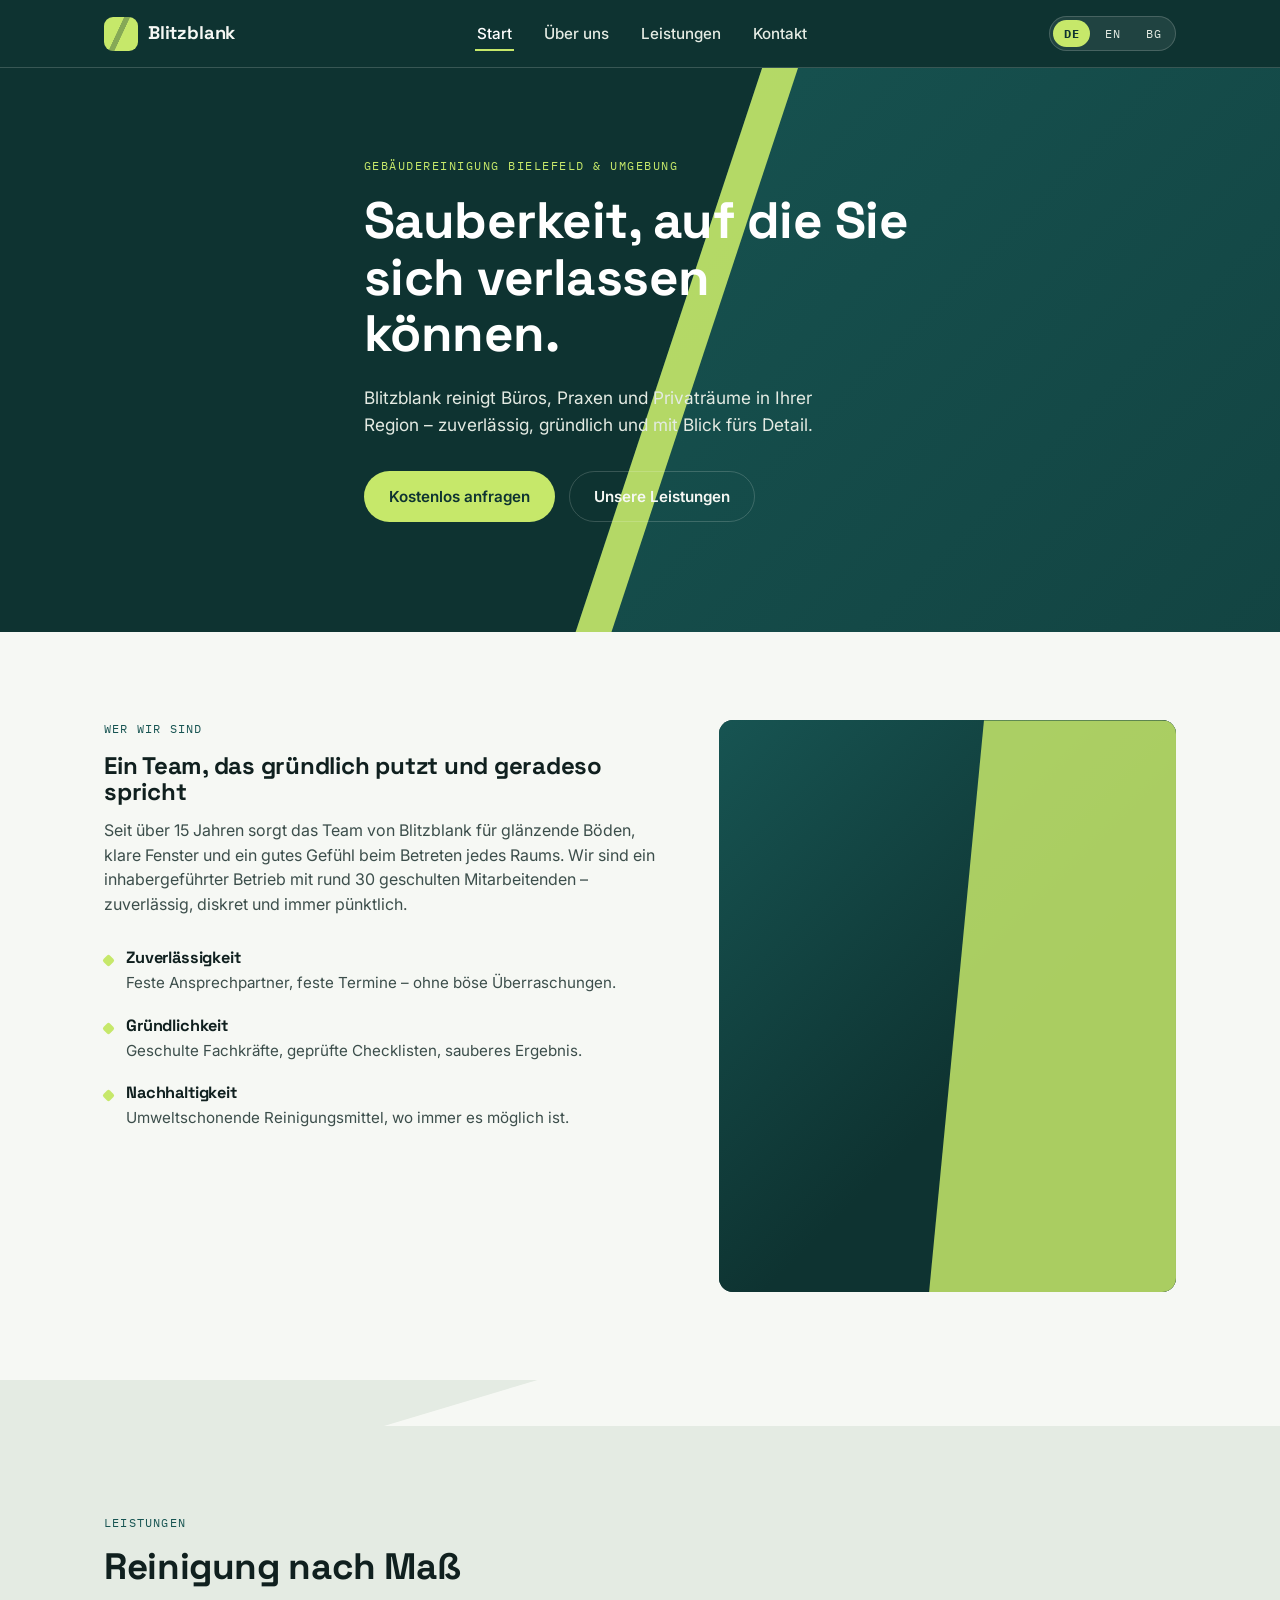
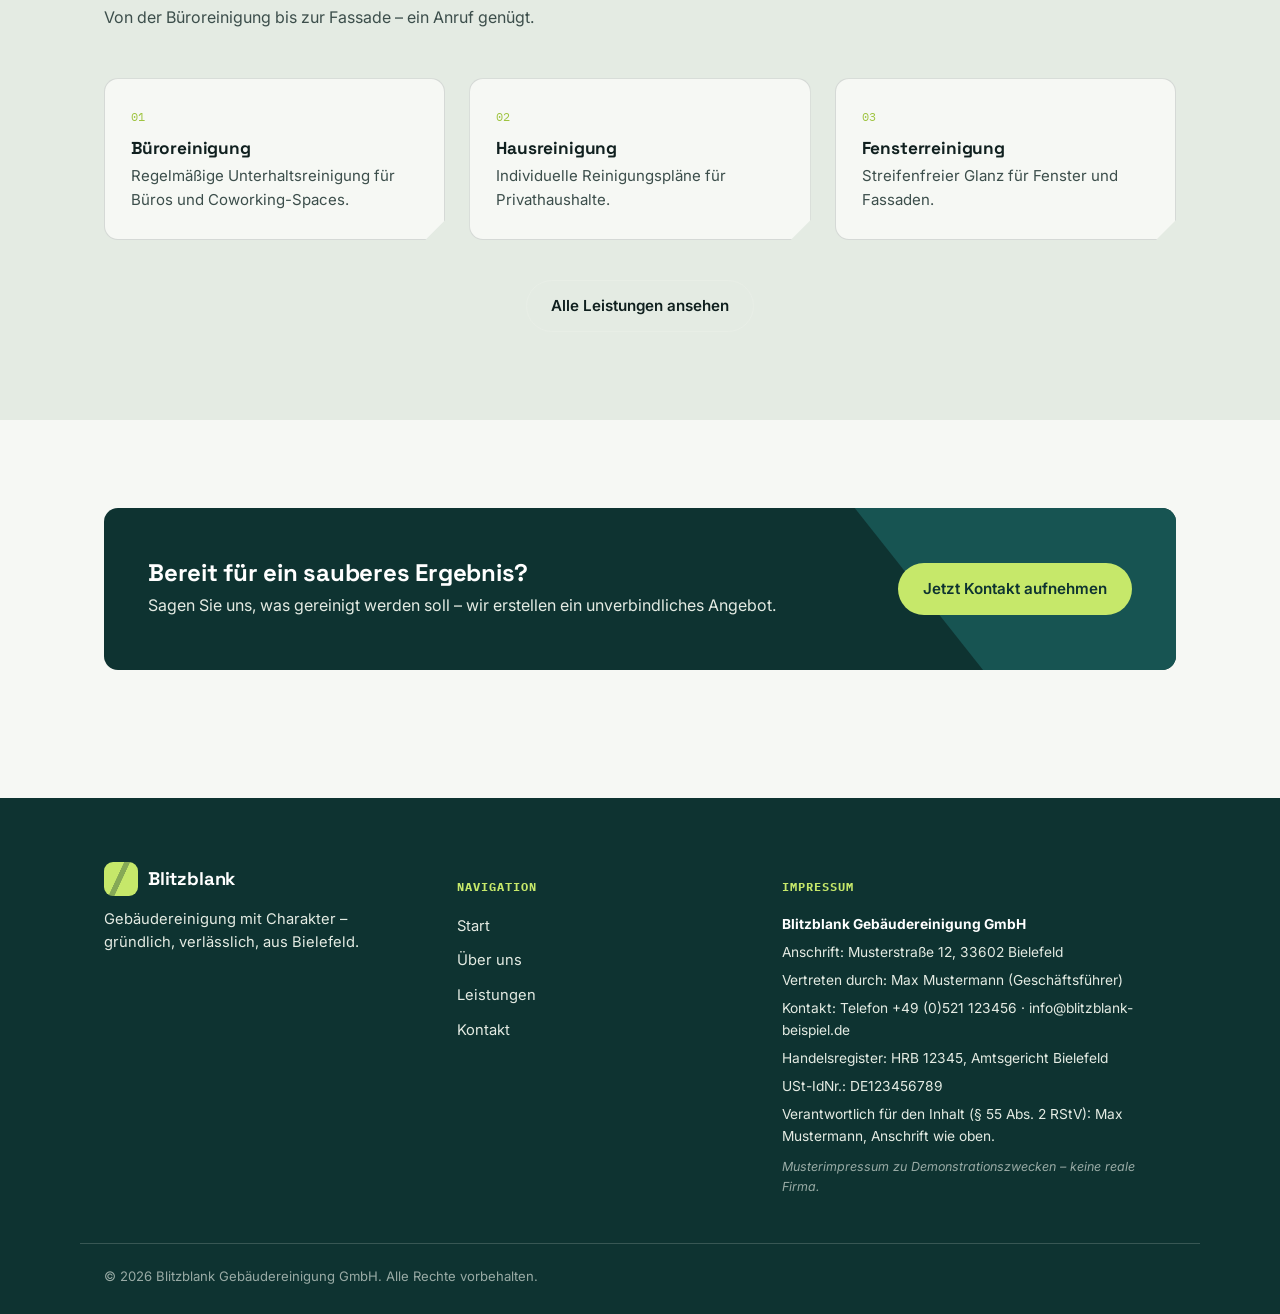
<file: index.html>
<!DOCTYPE html>
<html lang="de">
<head>
<meta charset="UTF-8">
<meta name="viewport" content="width=device-width, initial-scale=1.0">
<title>Blitzblank Gebäudereinigung – Start</title>
<link rel="stylesheet" href="style.css">
</head>
<body data-title-key="meta_home">

<a class="skip-link" href="#main" data-i18n="skip_link">Zum Inhalt springen</a>

<header class="site-header">
  <div class="header-inner container">
    <a class="brand" href="index.html">
      <span class="brand-mark" aria-hidden="true"></span>
      Blitzblank
    </a>

    <button class="nav-toggle" aria-label="Menü" aria-expanded="false">☰</button>

    <ul class="nav-list">
      <li><a href="index.html" class="is-active" data-i18n="nav_home">Start</a></li>
      <li><a href="index.html#ueber-uns" data-i18n="nav_about">Über uns</a></li>
      <li><a href="leistungen.html" data-i18n="nav_services">Leistungen</a></li>
      <li><a href="kontakt.html" data-i18n="nav_contact">Kontakt</a></li>
    </ul>

    <div class="header-right">
      <div class="lang-switch" role="group" aria-label="Sprache wählen">
        <button class="lang-btn" data-lang="de">DE</button>
        <button class="lang-btn" data-lang="en">EN</button>
        <button class="lang-btn" data-lang="bg">BG</button>
      </div>
    </div>
  </div>
</header>

<main id="main">

  <section class="hero">
    <div class="container hero-inner">
      <span class="hero-kicker" data-i18n="hero_kicker">Gebäudereinigung Bielefeld &amp; Umgebung</span>
      <h1 data-i18n="hero_title">Sauberkeit, auf die Sie sich verlassen können.</h1>
      <p data-i18n="hero_text">Blitzblank reinigt Büros, Praxen und Privaträume in Ihrer Region – zuverlässig, gründlich und mit Blick fürs Detail.</p>
      <div class="hero-actions">
        <a class="btn btn-primary" href="kontakt.html" data-i18n="hero_cta_primary">Kostenlos anfragen</a>
        <a class="btn btn-ghost" href="leistungen.html" data-i18n="hero_cta_secondary">Unsere Leistungen</a>
      </div>
    </div>
  </section>

  <section class="section on-light" id="ueber-uns">
    <div class="container about-grid">
      <div>
        <span class="section-kicker" data-i18n="about_kicker">Wer wir sind</span>
        <h2 data-i18n="about_title">Ein Team, das gründlich putzt und geradeso spricht</h2>
        <p data-i18n="about_text">Seit über 15 Jahren sorgt das Team von Blitzblank für glänzende Böden, klare Fenster und ein gutes Gefühl beim Betreten jedes Raums. Wir sind ein inhabergeführter Betrieb mit rund 30 geschulten Mitarbeitenden – zuverlässig, diskret und immer pünktlich.</p>

        <ul class="value-list">
          <li>
            <h3 data-i18n="value1_title">Zuverlässigkeit</h3>
            <p data-i18n="value1_text">Feste Ansprechpartner, feste Termine – ohne böse Überraschungen.</p>
          </li>
          <li>
            <h3 data-i18n="value2_title">Gründlichkeit</h3>
            <p data-i18n="value2_text">Geschulte Fachkräfte, geprüfte Checklisten, sauberes Ergebnis.</p>
          </li>
          <li>
            <h3 data-i18n="value3_title">Nachhaltigkeit</h3>
            <p data-i18n="value3_text">Umweltschonende Reinigungsmittel, wo immer es möglich ist.</p>
          </li>
        </ul>
      </div>
      <div class="about-figure" role="img" aria-label="Blitzblank Team bei der Arbeit"></div>
    </div>
  </section>

  <div class="divider" aria-hidden="true"></div>

  <section class="section section-alt">
    <div class="container">
      <div class="section-head">
        <span class="section-kicker" data-i18n="home_services_kicker">Leistungen</span>
        <h2 data-i18n="home_services_title">Reinigung nach Maß</h2>
        <p data-i18n="home_services_sub">Von der Büroreinigung bis zur Fassade – ein Anruf genügt.</p>
      </div>

      <div class="card-grid">
        <article class="card">
          <span class="card-index">01</span>
          <h3 data-i18n="svc1_title">Büroreinigung</h3>
          <p data-i18n="svc1_text">Regelmäßige Unterhaltsreinigung für Büros und Coworking-Spaces.</p>
        </article>
        <article class="card">
          <span class="card-index">02</span>
          <h3 data-i18n="svc2_title">Hausreinigung</h3>
          <p data-i18n="svc2_text">Individuelle Reinigungspläne für Privathaushalte.</p>
        </article>
        <article class="card">
          <span class="card-index">03</span>
          <h3 data-i18n="svc3_title">Fensterreinigung</h3>
          <p data-i18n="svc3_text">Streifenfreier Glanz für Fenster und Fassaden.</p>
        </article>
      </div>

      <div class="services-more">
        <a class="btn btn-ghost on-light" href="leistungen.html" data-i18n="home_services_more">Alle Leistungen ansehen</a>
      </div>
    </div>
  </section>

  <section class="section">
    <div class="container">
      <div class="cta-band">
        <div>
          <h2 data-i18n="cta_title">Bereit für ein sauberes Ergebnis?</h2>
          <p data-i18n="cta_text">Sagen Sie uns, was gereinigt werden soll – wir erstellen ein unverbindliches Angebot.</p>
        </div>
        <a class="btn btn-primary" href="kontakt.html" data-i18n="cta_button">Jetzt Kontakt aufnehmen</a>
      </div>
    </div>
  </section>

</main>

<footer class="site-footer">
  <div class="container footer-top">
    <div class="footer-brand">
      <a class="brand" href="index.html">
        <span class="brand-mark" aria-hidden="true"></span>
        Blitzblank
      </a>
      <p data-i18n="footer_tagline">Gebäudereinigung mit Charakter – gründlich, verlässlich, aus Bielefeld.</p>
    </div>

    <nav class="footer-nav">
      <h4 data-i18n="footer_nav_title">Navigation</h4>
      <ul>
        <li><a href="index.html" data-i18n="nav_home">Start</a></li>
        <li><a href="index.html#ueber-uns" data-i18n="nav_about">Über uns</a></li>
        <li><a href="leistungen.html" data-i18n="nav_services">Leistungen</a></li>
        <li><a href="kontakt.html" data-i18n="nav_contact">Kontakt</a></li>
      </ul>
    </nav>

    <div class="footer-impressum">
      <h4 data-i18n="footer_impressum_title">Impressum</h4>
      <p><strong data-i18n="footer_impressum_company">Blitzblank Gebäudereinigung GmbH</strong></p>
      <p><span data-i18n="footer_impressum_address_label">Anschrift:</span> Musterstraße 12, 33602 Bielefeld</p>
      <p data-i18n="footer_impressum_represented">Vertreten durch: Max Mustermann (Geschäftsführer)</p>
      <p data-i18n="footer_impressum_contact">Kontakt: Telefon +49 (0)521 123456 · info@blitzblank-beispiel.de</p>
      <p data-i18n="footer_impressum_register">Handelsregister: HRB 12345, Amtsgericht Bielefeld</p>
      <p data-i18n="footer_impressum_vat">USt-IdNr.: DE123456789</p>
      <p data-i18n="footer_impressum_responsible">Verantwortlich für den Inhalt (§ 55 Abs. 2 RStV): Max Mustermann, Anschrift wie oben.</p>
      <p class="impressum-note" data-i18n="footer_impressum_note">Musterimpressum zu Demonstrationszwecken – keine reale Firma.</p>
    </div>
  </div>

  <div class="container footer-bottom">
    <span data-i18n="footer_copyright">© 2026 Blitzblank Gebäudereinigung GmbH. Alle Rechte vorbehalten.</span>
  </div>
</footer>

<script src="script.js"></script>
</body>
</html>
</file>
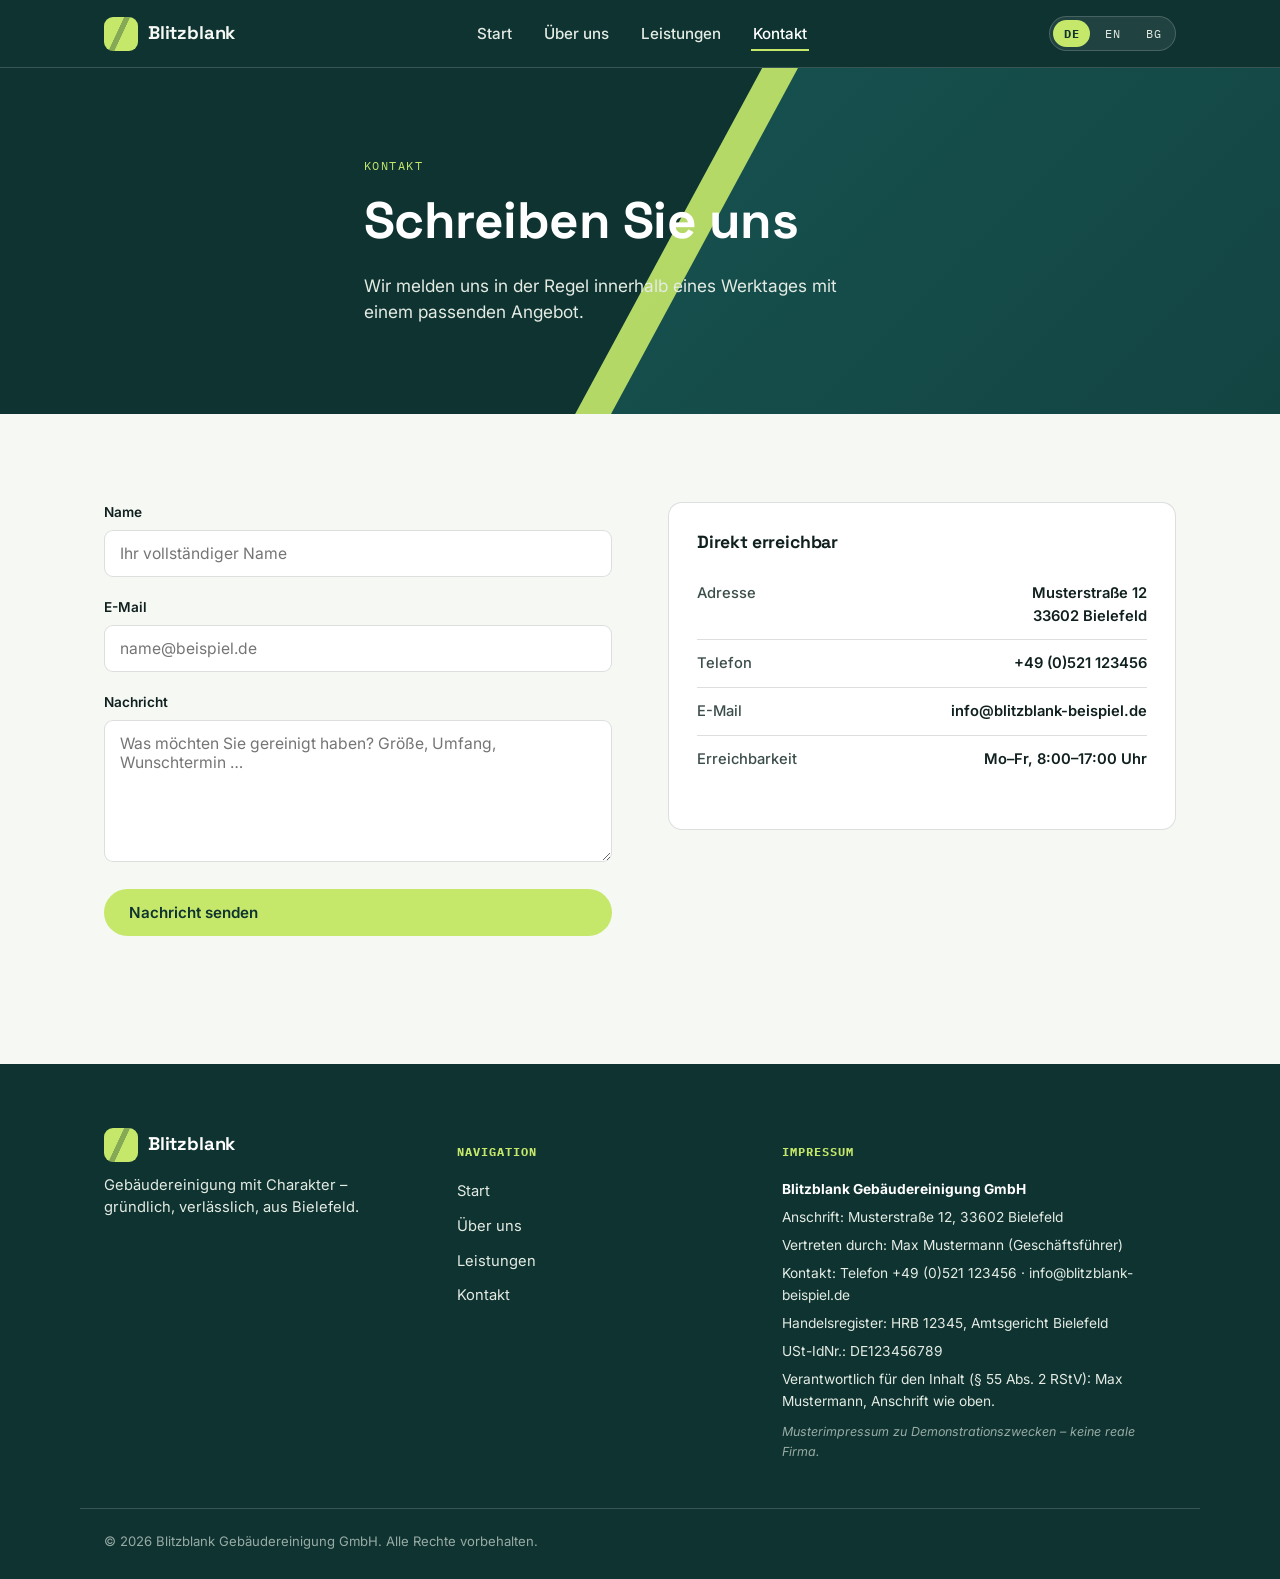
<file: kontakt.html>
<!DOCTYPE html>
<html lang="de">
<head>
<meta charset="UTF-8">
<meta name="viewport" content="width=device-width, initial-scale=1.0">
<title>Kontakt – Blitzblank Gebäudereinigung</title>
<link rel="stylesheet" href="style.css">
</head>
<body data-title-key="meta_contact">

<a class="skip-link" href="#main" data-i18n="skip_link">Zum Inhalt springen</a>

<header class="site-header">
  <div class="header-inner container">
    <a class="brand" href="index.html">
      <span class="brand-mark" aria-hidden="true"></span>
      Blitzblank
    </a>

    <button class="nav-toggle" aria-label="Menü" aria-expanded="false">☰</button>

    <ul class="nav-list">
      <li><a href="index.html" data-i18n="nav_home">Start</a></li>
      <li><a href="index.html#ueber-uns" data-i18n="nav_about">Über uns</a></li>
      <li><a href="leistungen.html" data-i18n="nav_services">Leistungen</a></li>
      <li><a href="kontakt.html" class="is-active" data-i18n="nav_contact">Kontakt</a></li>
    </ul>

    <div class="header-right">
      <div class="lang-switch" role="group" aria-label="Sprache wählen">
        <button class="lang-btn" data-lang="de">DE</button>
        <button class="lang-btn" data-lang="en">EN</button>
        <button class="lang-btn" data-lang="bg">BG</button>
      </div>
    </div>
  </div>
</header>

<main id="main">

  <section class="hero" style="padding-bottom:70px;">
    <div class="container hero-inner">
      <span class="hero-kicker" data-i18n="contact_kicker">Kontakt</span>
      <h1 data-i18n="contact_title">Schreiben Sie uns</h1>
      <p data-i18n="contact_sub">Wir melden uns in der Regel innerhalb eines Werktages mit einem passenden Angebot.</p>
    </div>
  </section>

  <section class="section on-light">
    <div class="container contact-grid">

      <form class="contact-form" novalidate>
        <div class="field">
          <label for="name" data-i18n="form_name">Name</label>
          <input type="text" id="name" name="name" required data-i18n-placeholder="form_name_ph" placeholder="Ihr vollständiger Name">
        </div>
        <div class="field">
          <label for="email" data-i18n="form_email">E-Mail</label>
          <input type="email" id="email" name="email" required data-i18n-placeholder="form_email_ph" placeholder="name@beispiel.de">
        </div>
        <div class="field">
          <label for="message" data-i18n="form_message">Nachricht</label>
          <textarea id="message" name="message" rows="6" required data-i18n-placeholder="form_message_ph" placeholder="Was möchten Sie gereinigt haben? Größe, Umfang, Wunschtermin …"></textarea>
        </div>
        <button type="submit" class="btn btn-primary" data-i18n="form_submit">Nachricht senden</button>
      </form>

      <aside class="info-card">
        <h3 data-i18n="info_title">Direkt erreichbar</h3>
        <dl>
          <div class="info-row">
            <dt data-i18n="info_address_label">Adresse</dt>
            <dd>Musterstraße 12<br>33602 Bielefeld</dd>
          </div>
          <div class="info-row">
            <dt data-i18n="info_phone_label">Telefon</dt>
            <dd>+49 (0)521 123456</dd>
          </div>
          <div class="info-row">
            <dt data-i18n="info_email_label">E-Mail</dt>
            <dd>info@blitzblank-beispiel.de</dd>
          </div>
          <div class="info-row">
            <dt data-i18n="info_hours_label">Erreichbarkeit</dt>
            <dd data-i18n="info_hours_value">Mo–Fr, 8:00–17:00 Uhr</dd>
          </div>
        </dl>
      </aside>

    </div>
  </section>

</main>

<footer class="site-footer">
  <div class="container footer-top">
    <div class="footer-brand">
      <a class="brand" href="index.html">
        <span class="brand-mark" aria-hidden="true"></span>
        Blitzblank
      </a>
      <p data-i18n="footer_tagline">Gebäudereinigung mit Charakter – gründlich, verlässlich, aus Bielefeld.</p>
    </div>

    <nav class="footer-nav">
      <h4 data-i18n="footer_nav_title">Navigation</h4>
      <ul>
        <li><a href="index.html" data-i18n="nav_home">Start</a></li>
        <li><a href="index.html#ueber-uns" data-i18n="nav_about">Über uns</a></li>
        <li><a href="leistungen.html" data-i18n="nav_services">Leistungen</a></li>
        <li><a href="kontakt.html" data-i18n="nav_contact">Kontakt</a></li>
      </ul>
    </nav>

    <div class="footer-impressum">
      <h4 data-i18n="footer_impressum_title">Impressum</h4>
      <p><strong data-i18n="footer_impressum_company">Blitzblank Gebäudereinigung GmbH</strong></p>
      <p><span data-i18n="footer_impressum_address_label">Anschrift:</span> Musterstraße 12, 33602 Bielefeld</p>
      <p data-i18n="footer_impressum_represented">Vertreten durch: Max Mustermann (Geschäftsführer)</p>
      <p data-i18n="footer_impressum_contact">Kontakt: Telefon +49 (0)521 123456 · info@blitzblank-beispiel.de</p>
      <p data-i18n="footer_impressum_register">Handelsregister: HRB 12345, Amtsgericht Bielefeld</p>
      <p data-i18n="footer_impressum_vat">USt-IdNr.: DE123456789</p>
      <p data-i18n="footer_impressum_responsible">Verantwortlich für den Inhalt (§ 55 Abs. 2 RStV): Max Mustermann, Anschrift wie oben.</p>
      <p class="impressum-note" data-i18n="footer_impressum_note">Musterimpressum zu Demonstrationszwecken – keine reale Firma.</p>
    </div>
  </div>

  <div class="container footer-bottom">
    <span data-i18n="footer_copyright">© 2026 Blitzblank Gebäudereinigung GmbH. Alle Rechte vorbehalten.</span>
  </div>
</footer>

<script src="script.js"></script>
</body>
</html>
</file>
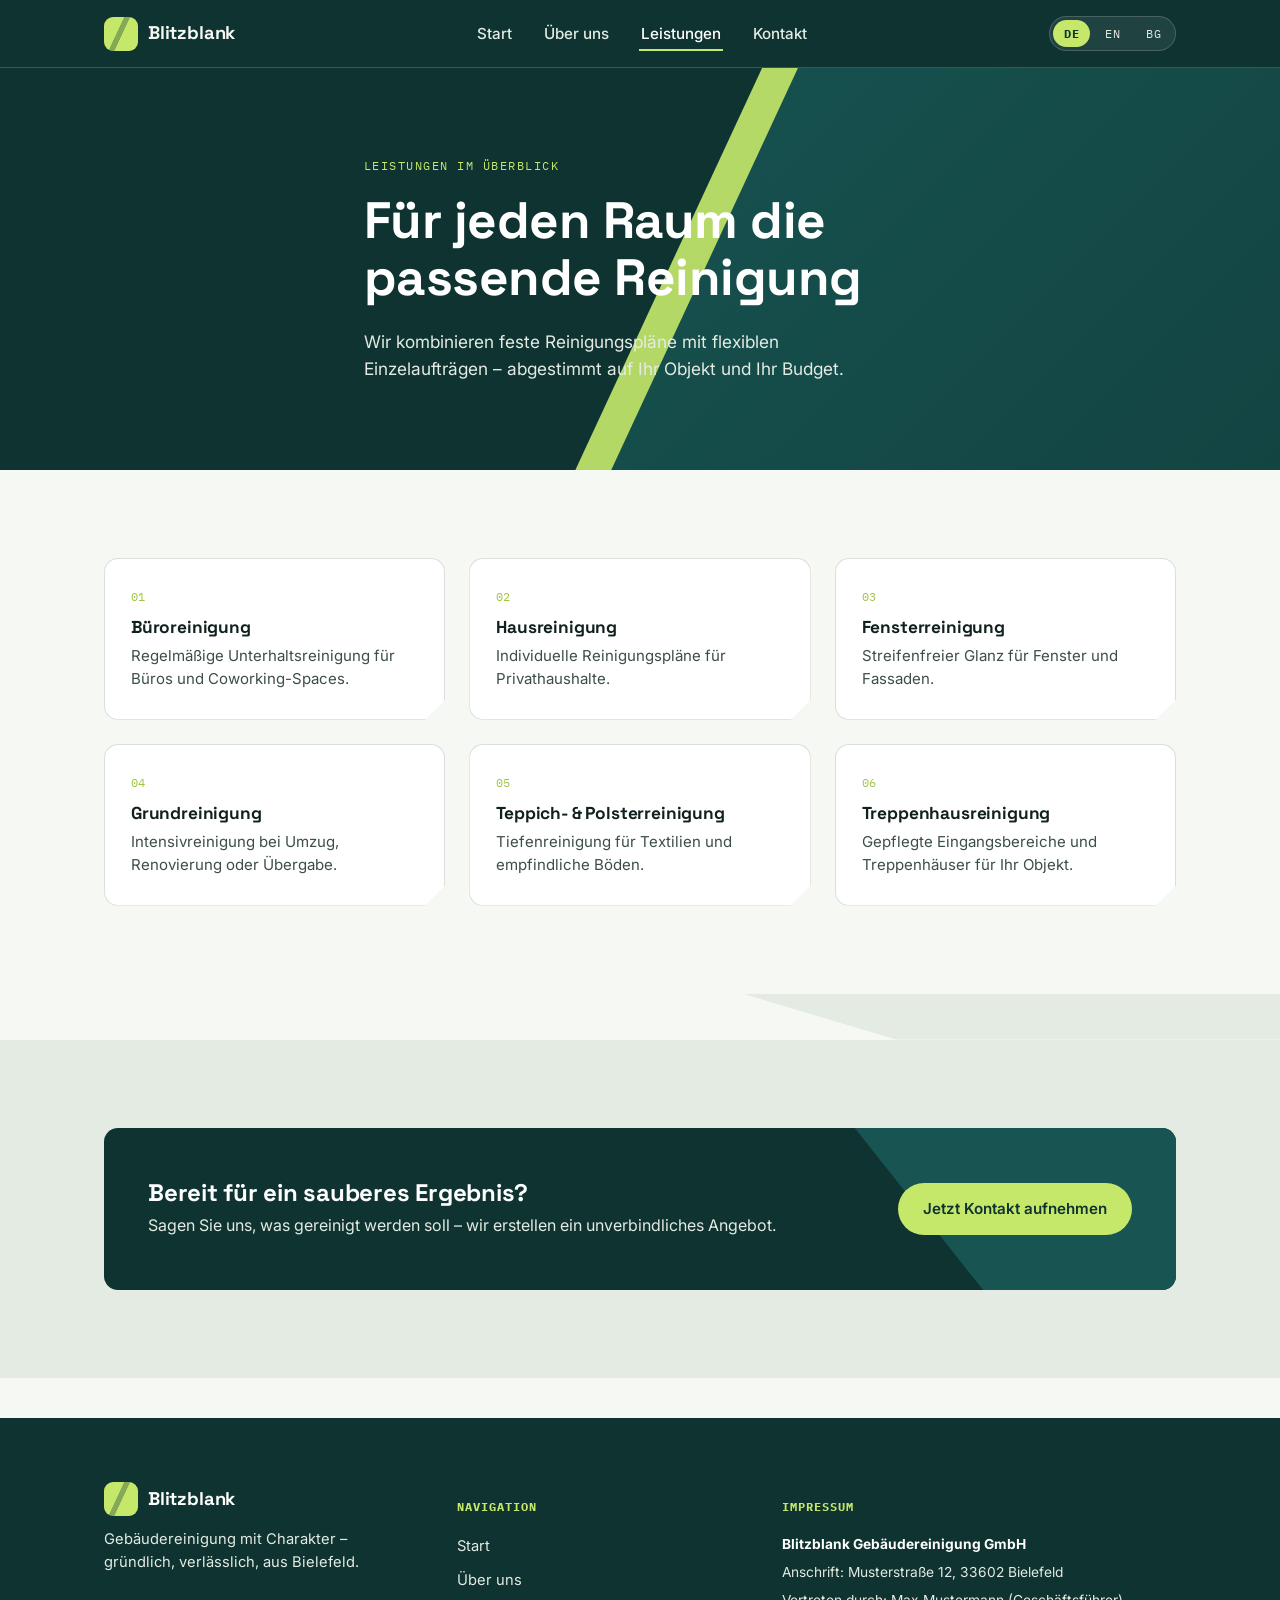
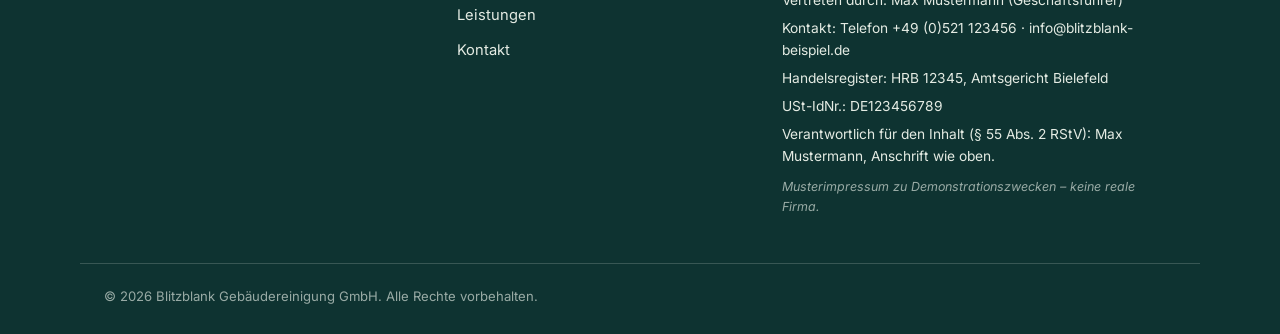
<file: leistungen.html>
<!DOCTYPE html>
<html lang="de">
<head>
<meta charset="UTF-8">
<meta name="viewport" content="width=device-width, initial-scale=1.0">
<title>Leistungen – Blitzblank Gebäudereinigung</title>
<link rel="stylesheet" href="style.css">
</head>
<body data-title-key="meta_services">

<a class="skip-link" href="#main" data-i18n="skip_link">Zum Inhalt springen</a>

<header class="site-header">
  <div class="header-inner container">
    <a class="brand" href="index.html">
      <span class="brand-mark" aria-hidden="true"></span>
      Blitzblank
    </a>

    <button class="nav-toggle" aria-label="Menü" aria-expanded="false">☰</button>

    <ul class="nav-list">
      <li><a href="index.html" data-i18n="nav_home">Start</a></li>
      <li><a href="index.html#ueber-uns" data-i18n="nav_about">Über uns</a></li>
      <li><a href="leistungen.html" class="is-active" data-i18n="nav_services">Leistungen</a></li>
      <li><a href="kontakt.html" data-i18n="nav_contact">Kontakt</a></li>
    </ul>

    <div class="header-right">
      <div class="lang-switch" role="group" aria-label="Sprache wählen">
        <button class="lang-btn" data-lang="de">DE</button>
        <button class="lang-btn" data-lang="en">EN</button>
        <button class="lang-btn" data-lang="bg">BG</button>
      </div>
    </div>
  </div>
</header>

<main id="main">

  <section class="hero" style="padding-bottom:70px;">
    <div class="container hero-inner">
      <span class="hero-kicker" data-i18n="services_page_kicker">Leistungen im Überblick</span>
      <h1 data-i18n="services_page_title">Für jeden Raum die passende Reinigung</h1>
      <p data-i18n="services_page_sub">Wir kombinieren feste Reinigungspläne mit flexiblen Einzelaufträgen – abgestimmt auf Ihr Objekt und Ihr Budget.</p>
    </div>
  </section>

  <section class="section on-light">
    <div class="container">
      <div class="card-grid">
        <article class="card">
          <span class="card-index">01</span>
          <h3 data-i18n="svc1_title">Büroreinigung</h3>
          <p data-i18n="svc1_text">Regelmäßige Unterhaltsreinigung für Büros und Coworking-Spaces.</p>
        </article>
        <article class="card">
          <span class="card-index">02</span>
          <h3 data-i18n="svc2_title">Hausreinigung</h3>
          <p data-i18n="svc2_text">Individuelle Reinigungspläne für Privathaushalte.</p>
        </article>
        <article class="card">
          <span class="card-index">03</span>
          <h3 data-i18n="svc3_title">Fensterreinigung</h3>
          <p data-i18n="svc3_text">Streifenfreier Glanz für Fenster und Fassaden.</p>
        </article>
        <article class="card">
          <span class="card-index">04</span>
          <h3 data-i18n="svc4_title">Grundreinigung</h3>
          <p data-i18n="svc4_text">Intensivreinigung bei Umzug, Renovierung oder Übergabe.</p>
        </article>
        <article class="card">
          <span class="card-index">05</span>
          <h3 data-i18n="svc5_title">Teppich- &amp; Polsterreinigung</h3>
          <p data-i18n="svc5_text">Tiefenreinigung für Textilien und empfindliche Böden.</p>
        </article>
        <article class="card">
          <span class="card-index">06</span>
          <h3 data-i18n="svc6_title">Treppenhausreinigung</h3>
          <p data-i18n="svc6_text">Gepflegte Eingangsbereiche und Treppenhäuser für Ihr Objekt.</p>
        </article>
      </div>
    </div>
  </section>

  <div class="divider flip" aria-hidden="true"></div>

  <section class="section section-alt">
    <div class="container">
      <div class="cta-band">
        <div>
          <h2 data-i18n="cta_title">Bereit für ein sauberes Ergebnis?</h2>
          <p data-i18n="cta_text">Sagen Sie uns, was gereinigt werden soll – wir erstellen ein unverbindliches Angebot.</p>
        </div>
        <a class="btn btn-primary" href="kontakt.html" data-i18n="cta_button">Jetzt Kontakt aufnehmen</a>
      </div>
    </div>
  </section>

</main>

<footer class="site-footer">
  <div class="container footer-top">
    <div class="footer-brand">
      <a class="brand" href="index.html">
        <span class="brand-mark" aria-hidden="true"></span>
        Blitzblank
      </a>
      <p data-i18n="footer_tagline">Gebäudereinigung mit Charakter – gründlich, verlässlich, aus Bielefeld.</p>
    </div>

    <nav class="footer-nav">
      <h4 data-i18n="footer_nav_title">Navigation</h4>
      <ul>
        <li><a href="index.html" data-i18n="nav_home">Start</a></li>
        <li><a href="index.html#ueber-uns" data-i18n="nav_about">Über uns</a></li>
        <li><a href="leistungen.html" data-i18n="nav_services">Leistungen</a></li>
        <li><a href="kontakt.html" data-i18n="nav_contact">Kontakt</a></li>
      </ul>
    </nav>

    <div class="footer-impressum">
      <h4 data-i18n="footer_impressum_title">Impressum</h4>
      <p><strong data-i18n="footer_impressum_company">Blitzblank Gebäudereinigung GmbH</strong></p>
      <p><span data-i18n="footer_impressum_address_label">Anschrift:</span> Musterstraße 12, 33602 Bielefeld</p>
      <p data-i18n="footer_impressum_represented">Vertreten durch: Max Mustermann (Geschäftsführer)</p>
      <p data-i18n="footer_impressum_contact">Kontakt: Telefon +49 (0)521 123456 · info@blitzblank-beispiel.de</p>
      <p data-i18n="footer_impressum_register">Handelsregister: HRB 12345, Amtsgericht Bielefeld</p>
      <p data-i18n="footer_impressum_vat">USt-IdNr.: DE123456789</p>
      <p data-i18n="footer_impressum_responsible">Verantwortlich für den Inhalt (§ 55 Abs. 2 RStV): Max Mustermann, Anschrift wie oben.</p>
      <p class="impressum-note" data-i18n="footer_impressum_note">Musterimpressum zu Demonstrationszwecken – keine reale Firma.</p>
    </div>
  </div>

  <div class="container footer-bottom">
    <span data-i18n="footer_copyright">© 2026 Blitzblank Gebäudereinigung GmbH. Alle Rechte vorbehalten.</span>
  </div>
</footer>

<script src="script.js"></script>
</body>
</html>
</file>
<file: style.css>
/* =========================================================
   Blitzblank Gebäudereinigung – style.css
   Farb-, Typo- und Layout-Tokens + Komponenten
   ========================================================= */

@import url('https://fonts.googleapis.com/css2?family=Space+Grotesk:wght@500;600;700&family=Inter:wght@400;500;600&family=IBM+Plex+Mono:wght@500&display=swap');

:root{
  /* Farben */
  --petrol-900:#0E3331;
  --petrol-800:#124240;
  --petrol-700:#175452;
  --paper:#F6F8F4;
  --mist:#E4EBE3;
  --lime:#C6E86A;
  --lime-dark:#9FC441;
  --ink:#10201F;
  --ink-soft:#3C4E4B;
  --line:rgba(16,32,31,0.14);
  --line-on-dark:rgba(246,248,244,0.18);
  --white:#FFFFFF;

  /* Typo */
  --font-display:'Space Grotesk', system-ui, sans-serif;
  --font-body:'Inter', system-ui, sans-serif;
  --font-mono:'IBM Plex Mono', monospace;

  --radius:14px;
  --max-w:1120px;
}

*, *::before, *::after{ box-sizing:border-box; }

html{ scroll-behavior:smooth; }

body{
  margin:0;
  font-family:var(--font-body);
  color:var(--ink);
  background:var(--paper);
  line-height:1.55;
  -webkit-font-smoothing:antialiased;
}

h1,h2,h3{
  font-family:var(--font-display);
  line-height:1.1;
  margin:0 0 .5em;
  letter-spacing:-0.01em;
}

p{ margin:0 0 1em; color:var(--ink-soft); }

a{ color:inherit; }

img{ max-width:100%; display:block; }

.container{
  max-width:var(--max-w);
  margin:0 auto;
  padding:0 24px;
}

.skip-link{
  position:absolute;
  left:-999px;
  top:auto;
  background:var(--lime);
  color:var(--petrol-900);
  padding:10px 16px;
  border-radius:0 0 8px 0;
  font-weight:600;
  z-index:200;
}
.skip-link:focus{
  left:0; top:0;
}

/* ---------- Buttons ---------- */
.btn{
  display:inline-flex;
  align-items:center;
  gap:8px;
  font-family:var(--font-body);
  font-weight:600;
  font-size:.95rem;
  padding:13px 24px;
  border-radius:999px;
  border:1.5px solid transparent;
  cursor:pointer;
  text-decoration:none;
  transition:transform .15s ease, background .2s ease, color .2s ease, border-color .2s ease;
}
.btn:hover{ transform:translateY(-1px); }
.btn-primary{
  background:var(--lime);
  color:var(--petrol-900);
}
.btn-primary:hover{ background:var(--lime-dark); }
.btn-ghost{
  background:transparent;
  border-color:var(--line-on-dark);
  color:inherit;
}
.btn-ghost:hover{ border-color:var(--lime); color:var(--lime); }
.on-light .btn-ghost{ border-color:var(--line); }
.on-light .btn-ghost:hover{ border-color:var(--petrol-700); color:var(--petrol-700); }

/* ---------- Header ---------- */
.site-header{
  position:sticky;
  top:0;
  z-index:100;
  background:var(--petrol-900);
  color:var(--paper);
  border-bottom:1px solid var(--line-on-dark);
}
.header-inner{
  display:flex;
  align-items:center;
  justify-content:space-between;
  gap:20px;
  padding:16px 24px;
}
.brand{
  display:flex;
  align-items:center;
  gap:10px;
  text-decoration:none;
  color:var(--paper);
  font-family:var(--font-display);
  font-weight:700;
  font-size:1.15rem;
  letter-spacing:-0.01em;
}
.brand-mark{
  width:34px; height:34px;
  border-radius:9px;
  background:var(--lime);
  position:relative;
  flex:0 0 auto;
  overflow:hidden;
}
.brand-mark::after{
  content:"";
  position:absolute;
  inset:0;
  background:linear-gradient(115deg, transparent 40%, rgba(14,51,49,.35) 41%, rgba(14,51,49,.35) 52%, transparent 53%);
}

.nav-toggle{
  display:none;
  background:none;
  border:1px solid var(--line-on-dark);
  border-radius:8px;
  width:42px; height:38px;
  color:var(--paper);
  cursor:pointer;
  font-size:1.1rem;
}

.nav-list{
  display:flex;
  align-items:center;
  gap:28px;
  list-style:none;
  margin:0; padding:0;
}
.nav-list a{
  text-decoration:none;
  font-size:.95rem;
  font-weight:500;
  color:var(--mist);
  padding:6px 2px;
  border-bottom:2px solid transparent;
  transition:color .15s ease, border-color .15s ease;
}
.nav-list a:hover, .nav-list a.is-active{
  color:var(--white);
  border-bottom-color:var(--lime);
}

.header-right{
  display:flex;
  align-items:center;
  gap:18px;
}

.lang-switch{
  display:flex;
  gap:4px;
  background:rgba(246,248,244,.08);
  border:1px solid var(--line-on-dark);
  border-radius:999px;
  padding:3px;
}
.lang-btn{
  font-family:var(--font-mono);
  font-size:.72rem;
  letter-spacing:.04em;
  border:none;
  background:transparent;
  color:var(--mist);
  padding:6px 11px;
  border-radius:999px;
  cursor:pointer;
  transition:background .15s ease, color .15s ease;
}
.lang-btn:hover{ color:var(--white); }
.lang-btn.is-active{
  background:var(--lime);
  color:var(--petrol-900);
  font-weight:700;
}

/* ---------- Hero ---------- */
.hero{
  position:relative;
  background:var(--petrol-900);
  color:var(--paper);
  overflow:hidden;
  padding:88px 0 110px;
}
.hero::before{
  content:"";
  position:absolute;
  inset:-10% -10% -10% 40%;
  background:linear-gradient(135deg, var(--petrol-700), var(--petrol-800));
  clip-path:polygon(30% 0, 100% 0, 100% 100%, 5% 100%);
  animation:wipe-reveal 1.1s cubic-bezier(.65,0,.35,1) both;
}
.hero::after{
  content:"";
  position:absolute;
  inset:-10% -10% -10% 40%;
  clip-path:polygon(30% 0, 34% 0, 9% 100%, 5% 100%);
  background:var(--lime);
  opacity:.9;
  animation:wipe-line 1.1s cubic-bezier(.65,0,.35,1) both;
}
@keyframes wipe-reveal{
  from{ clip-path:polygon(100% 0, 100% 0, 100% 100%, 100% 100%); }
  to{ clip-path:polygon(30% 0, 100% 0, 100% 100%, 5% 100%); }
}
@keyframes wipe-line{
  from{ clip-path:polygon(100% 0, 100% 0, 100% 100%, 100% 100%); opacity:0; }
  to{ clip-path:polygon(30% 0, 34% 0, 9% 100%, 5% 100%); opacity:.9; }
}
.hero-inner{
  position:relative;
  z-index:2;
  max-width:600px;
}
.hero-kicker{
  font-family:var(--font-mono);
  font-size:.78rem;
  letter-spacing:.12em;
  text-transform:uppercase;
  color:var(--lime);
  margin-bottom:18px;
  display:block;
}
.hero h1{
  font-size:clamp(2.1rem, 4.2vw, 3.2rem);
  color:var(--white);
  margin-bottom:.45em;
}
.hero p{
  color:var(--mist);
  font-size:1.08rem;
  max-width:480px;
}
.hero-actions{
  display:flex;
  gap:14px;
  margin-top:32px;
  flex-wrap:wrap;
}

/* ---------- Sections ---------- */
.section{ padding:88px 0; }
.section-alt{ background:var(--mist); }
.section-kicker{
  font-family:var(--font-mono);
  font-size:.75rem;
  letter-spacing:.1em;
  text-transform:uppercase;
  color:var(--petrol-700);
  display:block;
  margin-bottom:14px;
}
.section-head{
  max-width:640px;
  margin-bottom:48px;
}
.section-head h2{ font-size:clamp(1.6rem,3vw,2.3rem); }

/* diagonal divider between sections, echoes the hero wipe */
.divider{
  height:46px;
  background:var(--paper);
  position:relative;
}
.divider::before{
  content:"";
  position:absolute;
  inset:0;
  background:var(--mist);
  clip-path:polygon(0 0, 42% 0, 30% 100%, 0% 100%);
}
.divider.flip::before{ clip-path:polygon(58% 0, 100% 0, 100% 100%, 70% 100%); }

/* ---------- About split ---------- */
.about-grid{
  display:grid;
  grid-template-columns:1.1fr .9fr;
  gap:56px;
  align-items:start;
}
.value-list{
  list-style:none;
  margin:32px 0 0;
  padding:0;
  display:grid;
  gap:22px;
}
.value-list li{
  padding-left:22px;
  position:relative;
}
.value-list li::before{
  content:"";
  position:absolute;
  left:0; top:7px;
  width:9px; height:9px;
  background:var(--lime);
  border-radius:2px;
  transform:rotate(45deg);
}
.value-list h3{
  font-size:1.02rem;
  margin-bottom:.25em;
}
.value-list p{ margin:0; font-size:.95rem; }

.about-figure{
  background:var(--petrol-900);
  border-radius:var(--radius);
  aspect-ratio:4/5;
  position:relative;
  overflow:hidden;
}
.about-figure::before{
  content:"";
  position:absolute;
  inset:0;
  background:
    linear-gradient(135deg, var(--petrol-700) 0%, var(--petrol-900) 60%);
}
.about-figure::after{
  content:"";
  position:absolute;
  inset:0;
  clip-path:polygon(58% 0, 100% 0, 100% 100%, 46% 100%);
  background:var(--lime);
  opacity:.85;
}

/* ---------- Cards / Services ---------- */
.card-grid{
  display:grid;
  grid-template-columns:repeat(3, 1fr);
  gap:24px;
}
.card{
  background:var(--white);
  border:1px solid var(--line);
  border-radius:var(--radius);
  padding:28px 26px;
  clip-path:polygon(0 0, 100% 0, 100% calc(100% - 20px), calc(100% - 20px) 100%, 0 100%);
  transition:transform .18s ease, box-shadow .18s ease;
}
.section-alt .card{ background:var(--paper); }
.card:hover{
  transform:translateY(-4px);
  box-shadow:0 14px 30px -18px rgba(14,51,49,.35);
}
.card-index{
  font-family:var(--font-mono);
  font-size:.78rem;
  color:var(--lime-dark);
  display:block;
  margin-bottom:12px;
}
.card h3{ font-size:1.08rem; margin-bottom:.4em; }
.card p{ font-size:.94rem; margin:0; }

.services-more{
  margin-top:40px;
  text-align:center;
}

/* ---------- CTA band ---------- */
.cta-band{
  background:var(--petrol-900);
  color:var(--paper);
  border-radius:var(--radius);
  padding:52px 44px;
  display:flex;
  align-items:center;
  justify-content:space-between;
  gap:32px;
  flex-wrap:wrap;
  position:relative;
  overflow:hidden;
}
.cta-band::after{
  content:"";
  position:absolute;
  inset:0;
  clip-path:polygon(70% 0, 100% 0, 100% 100%, 82% 100%);
  background:var(--petrol-700);
  z-index:0;
}
.cta-band > *{ position:relative; z-index:1; }
.cta-band h2{ font-size:1.5rem; color:var(--white); margin-bottom:.3em; }
.cta-band p{ color:var(--mist); margin:0; }

/* ---------- Contact ---------- */
.contact-grid{
  display:grid;
  grid-template-columns:1fr 1fr;
  gap:56px;
  align-items:start;
}
.contact-form{
  display:grid;
  gap:20px;
}
.field label{
  display:block;
  font-size:.85rem;
  font-weight:600;
  margin-bottom:7px;
  color:var(--ink);
}
.field input,
.field textarea{
  width:100%;
  font-family:var(--font-body);
  font-size:.98rem;
  padding:13px 15px;
  border:1.5px solid var(--line);
  border-radius:9px;
  background:var(--white);
  color:var(--ink);
  resize:vertical;
}
.field input:focus,
.field textarea:focus{
  outline:none;
  border-color:var(--petrol-700);
  box-shadow:0 0 0 3px rgba(23,84,82,.12);
}

.info-card{
  background:var(--white);
  border:1px solid var(--line);
  border-radius:var(--radius);
  padding:30px 28px;
}
.info-card h3{ font-size:1.1rem; margin-bottom:18px; }
.info-row{
  display:flex;
  justify-content:space-between;
  gap:12px;
  padding:12px 0;
  border-top:1px solid var(--line);
  font-size:.92rem;
}
.info-row:first-of-type{ border-top:none; }
.info-row dt{ color:var(--ink-soft); font-weight:500; }
.info-row dd{ margin:0; text-align:right; font-weight:600; }

/* ---------- Footer / Impressum ---------- */
.site-footer{
  background:var(--petrol-900);
  color:var(--mist);
  padding:64px 0 28px;
  margin-top:40px;
}
.footer-top{
  display:grid;
  grid-template-columns:1.1fr 1fr 1.4fr;
  gap:44px;
  padding-bottom:40px;
  border-bottom:1px solid var(--line-on-dark);
}
.footer-brand .brand{ color:var(--white); margin-bottom:12px; }
.footer-brand p{ color:var(--mist); font-size:.92rem; max-width:280px; }

.footer-nav h4,
.footer-impressum h4{
  font-family:var(--font-mono);
  font-size:.75rem;
  letter-spacing:.08em;
  text-transform:uppercase;
  color:var(--lime);
  margin-bottom:16px;
}
.footer-nav ul{
  list-style:none; margin:0; padding:0;
  display:grid; gap:10px;
}
.footer-nav a{
  text-decoration:none;
  color:var(--mist);
  font-size:.92rem;
}
.footer-nav a:hover{ color:var(--white); }

.footer-impressum p{
  color:var(--mist);
  font-size:.86rem;
  margin:0 0 6px;
  line-height:1.6;
}
.footer-impressum strong{ color:var(--white); }
.footer-impressum .impressum-note{
  margin-top:10px;
  font-size:.78rem;
  color:rgba(228,235,227,.65);
  font-style:italic;
}

.footer-bottom{
  padding-top:22px;
  display:flex;
  justify-content:space-between;
  gap:16px;
  flex-wrap:wrap;
  font-size:.82rem;
  color:rgba(228,235,227,.65);
}

/* ---------- Responsive ---------- */
@media (max-width: 900px){
  .about-grid, .contact-grid{ grid-template-columns:1fr; }
  .about-figure{ order:-1; aspect-ratio:16/9; }
  .card-grid{ grid-template-columns:1fr 1fr; }
  .footer-top{ grid-template-columns:1fr; gap:32px; }
}

@media (max-width: 760px){
  .nav-toggle{ display:inline-flex; align-items:center; justify-content:center; }
  .nav-list{
    position:absolute;
    top:100%; left:0; right:0;
    background:var(--petrol-900);
    flex-direction:column;
    align-items:flex-start;
    gap:2px;
    padding:8px 24px 18px;
    border-bottom:1px solid var(--line-on-dark);
    display:none;
  }
  .nav-list.is-open{ display:flex; }
  .nav-list a{ padding:10px 0; width:100%; }
  .card-grid{ grid-template-columns:1fr; }
  .cta-band{ flex-direction:column; align-items:flex-start; }
  .hero{ padding:64px 0 80px; }
  .section{ padding:64px 0; }
}

@media (prefers-reduced-motion: reduce){
  .hero::before, .hero::after{ animation:none; }
}
</file>
